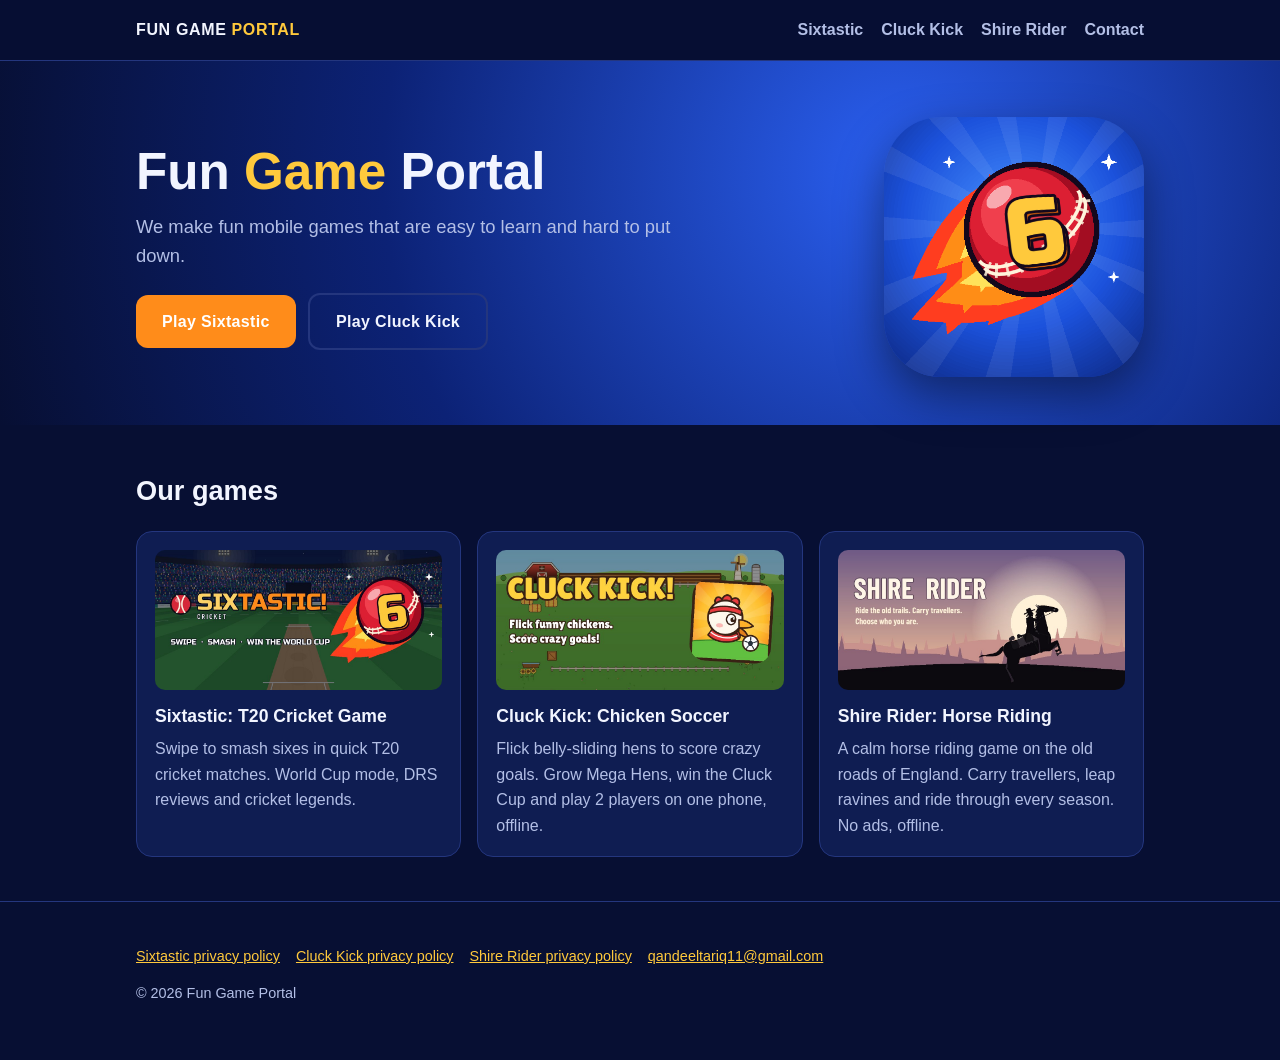
<file: index.html>
<!DOCTYPE html>
<html lang="en">
<head>
<meta charset="utf-8">
<meta name="viewport" content="width=device-width, initial-scale=1">
<title>Fun Game Portal – Free Mobile Games for Android</title>
<meta name="description" content="Fun Game Portal makes fun mobile games for Android, including Sixtastic: T20 Cricket Game, Cluck Kick: Chicken Soccer and Shire Rider: Horse Riding.">
<link rel="canonical" href="https://qandeel90.github.io/">
<link rel="icon" href="assets/sixtastic-icon.png">
<meta property="og:type" content="website">
<meta property="og:title" content="Fun Game Portal">
<meta property="og:description" content="Free, fun mobile games for Android.">
<meta property="og:url" content="https://qandeel90.github.io/">
<meta property="og:image" content="https://qandeel90.github.io/assets/sixtastic-feature.jpg">
<link rel="stylesheet" href="assets/site.css">
<script type="application/ld+json">
{
  "@context": "https://schema.org",
  "@type": "Organization",
  "name": "Fun Game Portal",
  "url": "https://qandeel90.github.io/",
  "logo": "https://qandeel90.github.io/assets/sixtastic-icon.png",
  "email": "qandeeltariq11@gmail.com"
}
</script>
</head>
<body>
<header class="site">
  <div class="wrap">
    <a class="brand" href="./">FUN GAME <span>PORTAL</span></a>
    <nav><a href="sixtastic/">Sixtastic</a><a href="cluckkick/">Cluck Kick</a><a href="shirerider/">Shire Rider</a><a href="mailto:qandeeltariq11@gmail.com">Contact</a></nav>
  </div>
</header>

<main>
<div class="hero">
  <div class="wrap">
    <div>
      <h1>Fun <em>Game</em> Portal</h1>
      <p class="lead">We make fun mobile games that are easy to learn and hard to put down.</p>
      <a class="btn" href="sixtastic/">Play Sixtastic</a>
      <a class="btn ghost" href="cluckkick/">Play Cluck Kick</a>
    </div>
    <img class="icon" src="assets/sixtastic-icon.png" width="260" height="260" alt="Sixtastic cricket game icon">
  </div>
</div>

<section>
  <div class="wrap">
    <h2>Our games</h2>
    <div class="grid">
      <a class="card" href="sixtastic/" style="text-decoration:none;color:inherit">
        <img src="assets/sixtastic-feature.jpg" width="1024" height="500" loading="lazy" alt="Sixtastic: T20 Cricket Game banner" style="border-radius:10px;margin-bottom:12px">
        <h3>Sixtastic: T20 Cricket Game</h3>
        <p>Swipe to smash sixes in quick T20 cricket matches. World Cup mode, DRS reviews and cricket legends.</p>
      </a>
      <a class="card" href="cluckkick/" style="text-decoration:none;color:inherit">
        <img src="assets/cluckkick-feature.jpg" width="1024" height="500" loading="lazy" alt="Cluck Kick: Chicken Soccer banner" style="border-radius:10px;margin-bottom:12px">
        <h3>Cluck Kick: Chicken Soccer</h3>
        <p>Flick belly-sliding hens to score crazy goals. Grow Mega Hens, win the Cluck Cup and play 2 players on one phone, offline.</p>
      </a>
      <a class="card" href="shirerider/" style="text-decoration:none;color:inherit">
        <img src="assets/shirerider-feature.jpg" width="1024" height="500" loading="lazy" alt="Shire Rider: Horse Riding banner" style="border-radius:10px;margin-bottom:12px">
        <h3>Shire Rider: Horse Riding</h3>
        <p>A calm horse riding game on the old roads of England. Carry travellers, leap ravines and ride through every season. No ads, offline.</p>
      </a>
    </div>
  </div>
</section>
</main>

<footer class="site">
  <div class="wrap">
    <p><a href="sixtastic/privacy-policy.html">Sixtastic privacy policy</a><a href="cluckkick/privacy-policy.html">Cluck Kick privacy policy</a><a href="shirerider/privacy-policy.html">Shire Rider privacy policy</a><a href="mailto:qandeeltariq11@gmail.com">qandeeltariq11@gmail.com</a></p>
    <p>© 2026 Fun Game Portal</p>
  </div>
</footer>
</body>
</html>
</file>
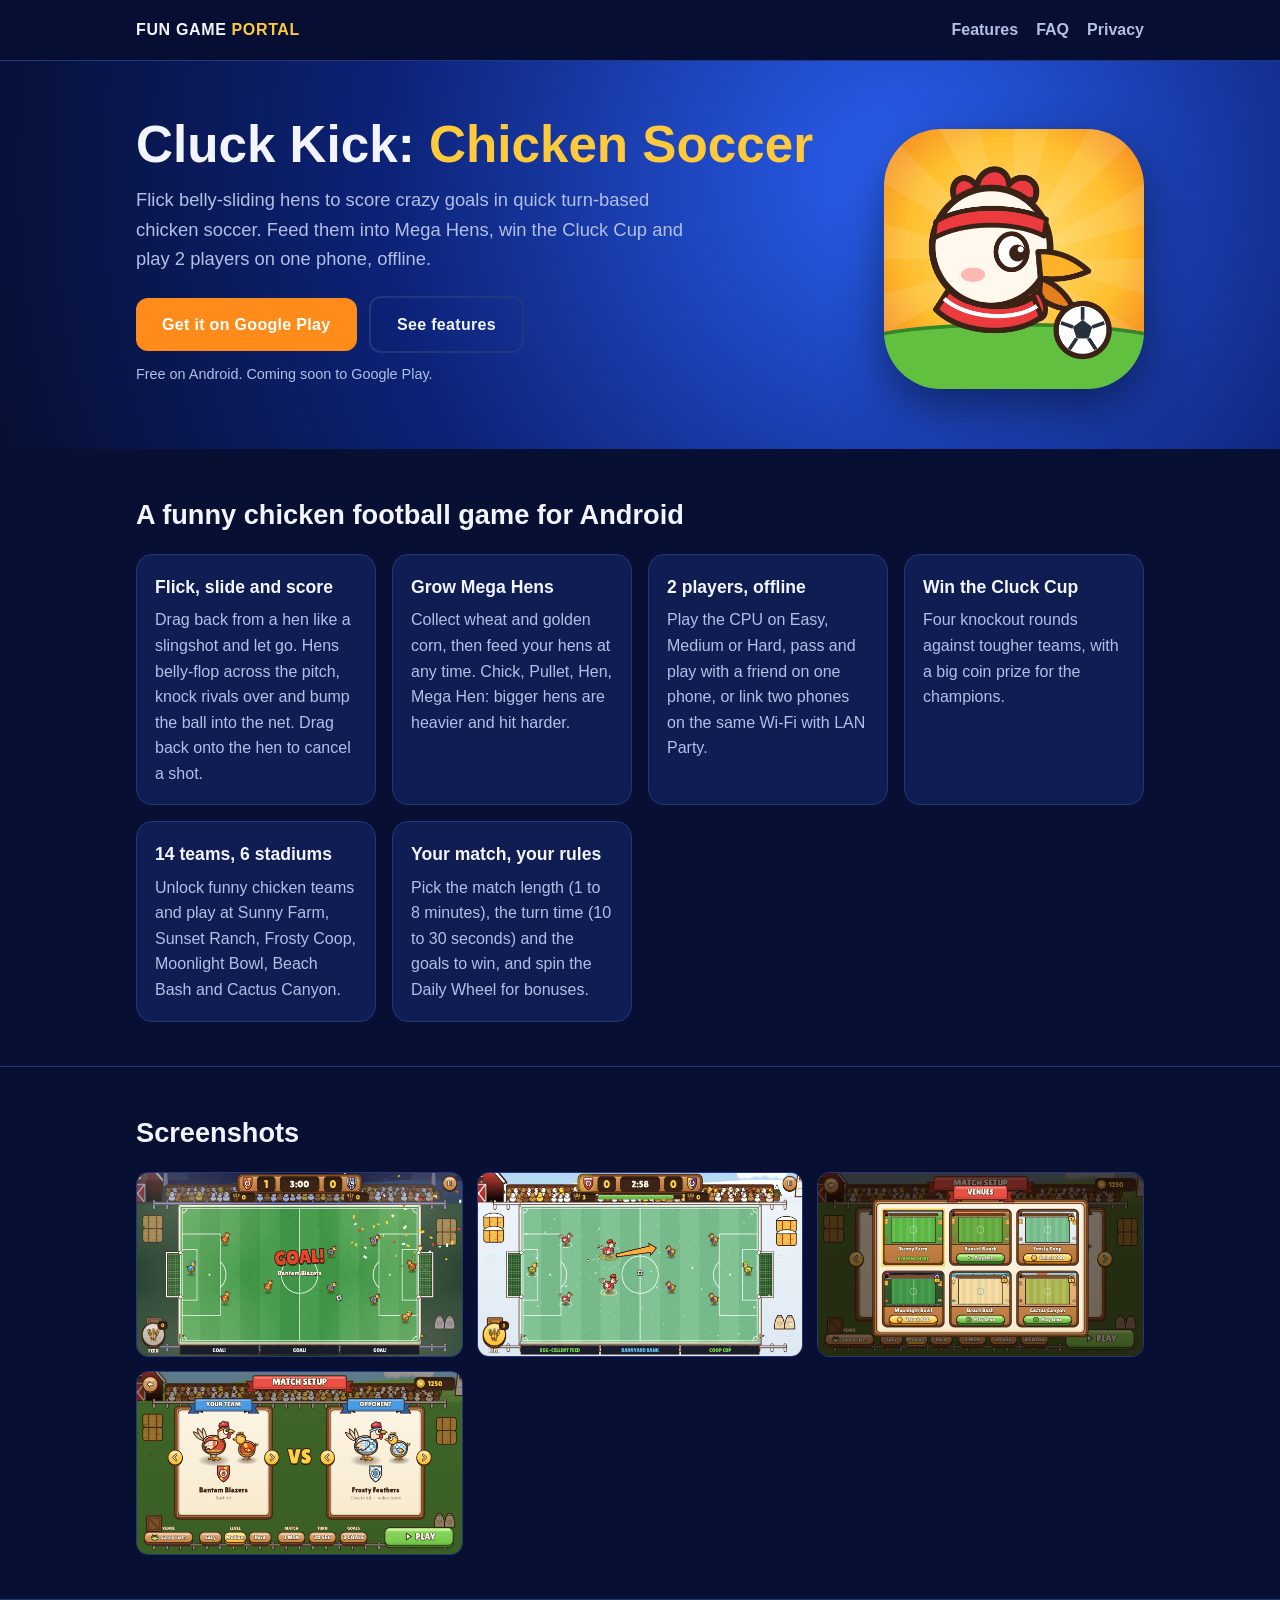
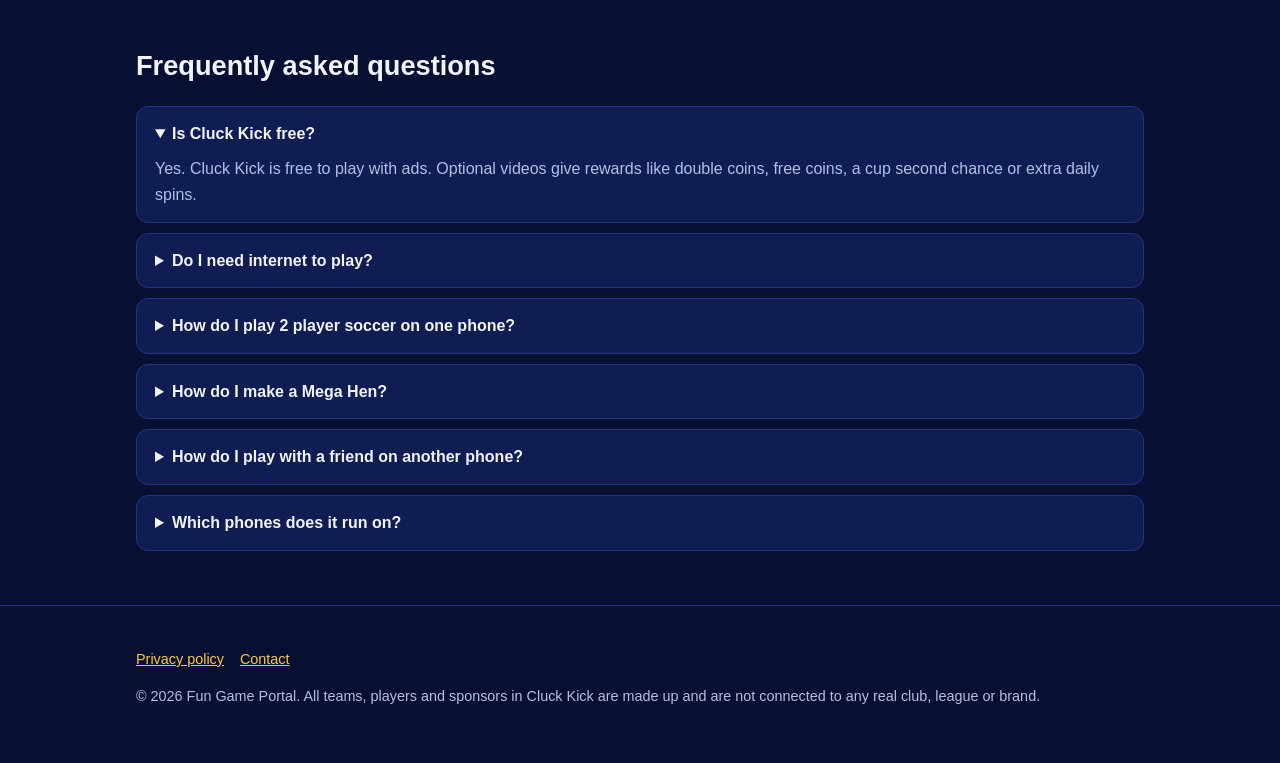
<file: cluckkick/index.html>
<!DOCTYPE html>
<html lang="en">
<head>
<meta charset="utf-8">
<meta name="viewport" content="width=device-width, initial-scale=1">
<title>Cluck Kick: Chicken Soccer for Android | Fun Game Portal</title>
<meta name="description" content="Cluck Kick is a free, funny chicken soccer game for Android. Flick belly-sliding hens to score crazy goals, feed them into Mega Hens and play 2 players on one phone, offline.">
<meta name="keywords" content="chicken soccer, chicken football game, funny soccer game, 2 player soccer game, flick soccer, offline football game, Cluck Kick">
<link rel="canonical" href="https://qandeel90.github.io/cluckkick/">
<link rel="icon" href="../assets/cluckkick-icon.png">
<meta property="og:type" content="website">
<meta property="og:title" content="Cluck Kick: Chicken Soccer">
<meta property="og:description" content="Flick belly-sliding chickens and score! Funny turn-based chicken soccer for 1 or 2 players, offline too.">
<meta property="og:url" content="https://qandeel90.github.io/cluckkick/">
<meta property="og:image" content="https://qandeel90.github.io/assets/cluckkick-feature.jpg">
<meta name="twitter:card" content="summary_large_image">
<meta name="twitter:title" content="Cluck Kick: Chicken Soccer">
<meta name="twitter:description" content="Flick belly-sliding chickens and score! Funny turn-based chicken soccer for 1 or 2 players, offline too.">
<meta name="twitter:image" content="https://qandeel90.github.io/assets/cluckkick-feature.jpg">
<link rel="stylesheet" href="../assets/site.css">
<script type="application/ld+json">
{
  "@context": "https://schema.org",
  "@type": "VideoGame",
  "name": "Cluck Kick: Chicken Soccer",
  "alternateName": ["Cluck Kick", "Cluck Kick: Chicken Football"],
  "url": "https://qandeel90.github.io/cluckkick/",
  "description": "Cluck Kick is a free, funny chicken soccer game for Android. Drag back and flick belly-sliding hens to score in quick turn-based matches against the CPU, a friend on the same phone, or over LAN on the same Wi-Fi. Feed hens with wheat to grow Mega Hens, win the Cluck Cup, spin the Daily Wheel and unlock 14 teams and 6 stadiums. Matches work offline.",
  "image": "https://qandeel90.github.io/assets/cluckkick-icon.png",
  "screenshot": [
    "https://qandeel90.github.io/assets/cluckkick-goal.jpg",
    "https://qandeel90.github.io/assets/cluckkick-mega.jpg",
    "https://qandeel90.github.io/assets/cluckkick-venues.jpg",
    "https://qandeel90.github.io/assets/cluckkick-teams.jpg"
  ],
  "genre": ["Sports", "Soccer", "Casual"],
  "gamePlatform": "Android",
  "operatingSystem": "Android",
  "applicationCategory": "GameApplication",
  "playMode": ["SinglePlayer", "MultiPlayer"],
  "numberOfPlayers": {"@type": "QuantitativeValue", "minValue": 1, "maxValue": 2},
  "inLanguage": "en",
  "offers": {"@type": "Offer", "price": "0", "priceCurrency": "USD"},
  "author": {"@type": "Organization", "name": "Fun Game Portal", "url": "https://qandeel90.github.io/"},
  "publisher": {"@type": "Organization", "name": "Fun Game Portal", "url": "https://qandeel90.github.io/"}
}
</script>
<script type="application/ld+json">
{
  "@context": "https://schema.org",
  "@type": "FAQPage",
  "mainEntity": [
    {"@type": "Question", "name": "Is Cluck Kick free?", "acceptedAnswer": {"@type": "Answer", "text": "Yes. Cluck Kick is free to play with ads. Optional videos give rewards like double coins, free coins, a cup second chance or extra daily spins."}},
    {"@type": "Question", "name": "Do I need internet to play Cluck Kick?", "acceptedAnswer": {"@type": "Answer", "text": "No. Matches against the CPU, the Cluck Cup, 2 player mode and LAN Party all work without internet. Ads and reward videos need a connection."}},
    {"@type": "Question", "name": "How do I play 2 player soccer on one phone?", "acceptedAnswer": {"@type": "Answer", "text": "Tap 2 PLAYERS, pick a team each and take turns flicking your hens."}},
    {"@type": "Question", "name": "How do I make a Mega Hen?", "acceptedAnswer": {"@type": "Answer", "text": "Touch wheat on the pitch with a hen, tap FEED and then tap a hen. Each feed grows it one stage: Chick, Pullet, Hen, Mega Hen."}},
    {"@type": "Question", "name": "How do I play with a friend on another phone?", "acceptedAnswer": {"@type": "Answer", "text": "Connect both phones to the same Wi-Fi. One player taps LAN PARTY and HOST, the other taps JOIN."}},
    {"@type": "Question", "name": "Which phones does Cluck Kick run on?", "acceptedAnswer": {"@type": "Answer", "text": "Android 7.0 and newer phones and tablets."}}
  ]
}
</script>
</head>
<body>
<header class="site">
  <div class="wrap">
    <a class="brand" href="../">FUN GAME <span>PORTAL</span></a>
    <nav><a href="#features">Features</a><a href="#faq">FAQ</a><a href="privacy-policy.html">Privacy</a></nav>
  </div>
</header>

<main>
<div class="hero">
  <div class="wrap">
    <div>
      <h1>Cluck Kick: <em>Chicken Soccer</em></h1>
      <p class="lead">Flick belly-sliding hens to score crazy goals in quick turn-based chicken soccer. Feed them into Mega Hens, win the Cluck Cup and play 2 players on one phone, offline.</p>
      <a class="btn" href="https://play.google.com/store/apps/details?id=com.fungameportal.cluckkick">Get it on Google Play</a>
      <a class="btn ghost" href="#features">See features</a>
      <p class="note">Free on Android. Coming soon to Google Play.</p>
    </div>
    <img class="icon" src="../assets/cluckkick-icon.png" width="260" height="260" alt="Cluck Kick icon: a cartoon hen in a red headband next to a soccer ball">
  </div>
</div>

<section id="features">
  <div class="wrap">
    <h2>A funny chicken football game for Android</h2>
    <div class="grid">
      <div class="card"><h3>Flick, slide and score</h3><p>Drag back from a hen like a slingshot and let go. Hens belly-flop across the pitch, knock rivals over and bump the ball into the net. Drag back onto the hen to cancel a shot.</p></div>
      <div class="card"><h3>Grow Mega Hens</h3><p>Collect wheat and golden corn, then feed your hens at any time. Chick, Pullet, Hen, Mega Hen: bigger hens are heavier and hit harder.</p></div>
      <div class="card"><h3>2 players, offline</h3><p>Play the CPU on Easy, Medium or Hard, pass and play with a friend on one phone, or link two phones on the same Wi-Fi with LAN Party.</p></div>
      <div class="card"><h3>Win the Cluck Cup</h3><p>Four knockout rounds against tougher teams, with a big coin prize for the champions.</p></div>
      <div class="card"><h3>14 teams, 6 stadiums</h3><p>Unlock funny chicken teams and play at Sunny Farm, Sunset Ranch, Frosty Coop, Moonlight Bowl, Beach Bash and Cactus Canyon.</p></div>
      <div class="card"><h3>Your match, your rules</h3><p>Pick the match length (1 to 8 minutes), the turn time (10 to 30 seconds) and the goals to win, and spin the Daily Wheel for bonuses.</p></div>
    </div>
  </div>
</section>

<section>
  <div class="wrap">
    <h2>Screenshots</h2>
    <div class="shots">
      <img src="../assets/cluckkick-goal.jpg" width="1280" height="720" loading="lazy" alt="Cluck Kick goal celebration with confetti at the floodlit Moonlight Bowl stadium">
      <img src="../assets/cluckkick-mega.jpg" width="1280" height="720" loading="lazy" alt="Mega Hens aiming a shot in the snowy Frosty Coop stadium">
      <img src="../assets/cluckkick-venues.jpg" width="1280" height="720" loading="lazy" alt="Cluck Kick venue picker with six chicken soccer stadiums">
      <img src="../assets/cluckkick-teams.jpg" width="1280" height="720" loading="lazy" alt="Match setup with Bantam Blazers against Frosty Feathers">
    </div>
  </div>
</section>

<section id="faq">
  <div class="wrap">
    <h2>Frequently asked questions</h2>
    <details open><summary>Is Cluck Kick free?</summary><p>Yes. Cluck Kick is free to play with ads. Optional videos give rewards like double coins, free coins, a cup second chance or extra daily spins.</p></details>
    <details><summary>Do I need internet to play?</summary><p>No. Matches against the CPU, the Cluck Cup, 2 player mode and LAN Party all work without internet. Ads and reward videos need a connection.</p></details>
    <details><summary>How do I play 2 player soccer on one phone?</summary><p>Tap 2 PLAYERS, pick a team each and take turns flicking your hens.</p></details>
    <details><summary>How do I make a Mega Hen?</summary><p>Touch wheat on the pitch with a hen, tap FEED and then tap a hen. Each feed grows it one stage until it becomes a Mega Hen.</p></details>
    <details><summary>How do I play with a friend on another phone?</summary><p>Connect both phones to the same Wi-Fi. One player taps LAN PARTY and HOST, the other taps JOIN.</p></details>
    <details><summary>Which phones does it run on?</summary><p>Android 7.0 and newer phones and tablets.</p></details>
  </div>
</section>
</main>

<footer class="site">
  <div class="wrap">
    <p><a href="privacy-policy.html">Privacy policy</a><a href="mailto:qandeeltariq11@gmail.com">Contact</a></p>
    <p>© 2026 Fun Game Portal. All teams, players and sponsors in Cluck Kick are made up and are not connected to any real club, league or brand.</p>
  </div>
</footer>
</body>
</html>
</file>
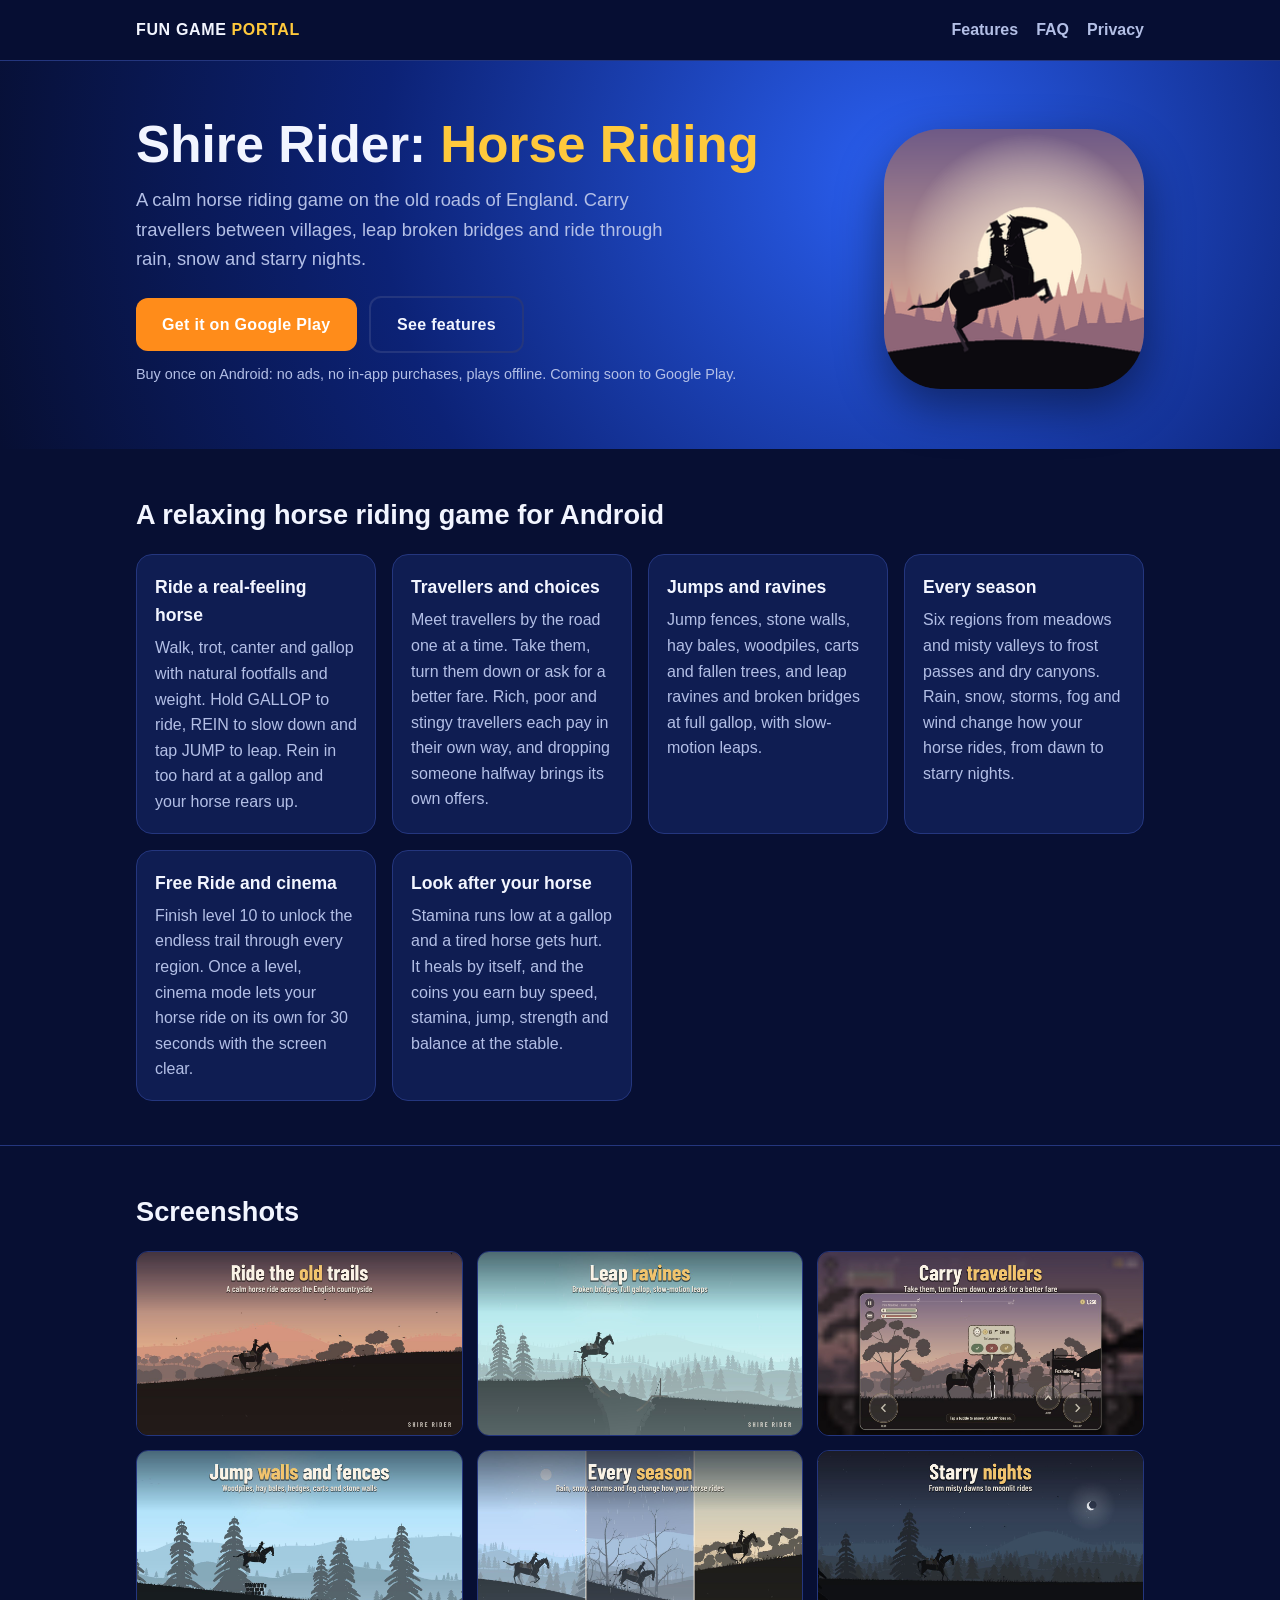
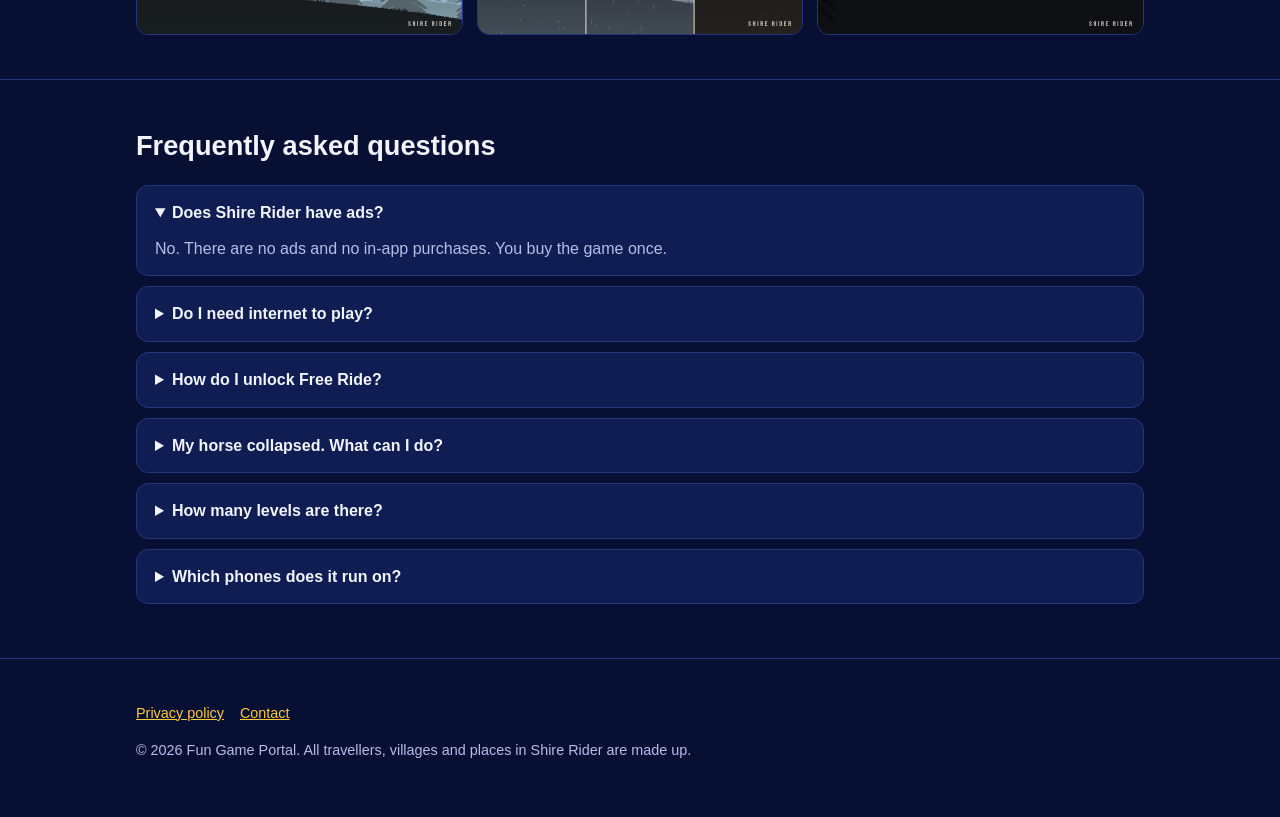
<file: shirerider/index.html>
<!DOCTYPE html>
<html lang="en">
<head>
<meta charset="utf-8">
<meta name="viewport" content="width=device-width, initial-scale=1">
<title>Shire Rider: Horse Riding for Android | Fun Game Portal</title>
<meta name="description" content="Shire Rider is a calm horse riding game for Android. Ride the old roads of England, carry travellers, leap ravines and ride through every season. No ads, no in-app purchases, plays offline.">
<meta name="keywords" content="horse riding game, horse game, ride a horse, horseback riding, offline horse game, no ads game, relaxing game, Shire Rider">
<link rel="canonical" href="https://qandeel90.github.io/shirerider/">
<link rel="icon" href="../assets/shirerider-icon.png">
<meta property="og:type" content="website">
<meta property="og:title" content="Shire Rider: Horse Riding">
<meta property="og:description" content="A calm horse riding game. Carry travellers, leap ravines, ride through rain, snow and starry nights. No ads, plays offline, buy once.">
<meta property="og:url" content="https://qandeel90.github.io/shirerider/">
<meta property="og:image" content="https://qandeel90.github.io/assets/shirerider-feature.jpg">
<meta name="twitter:card" content="summary_large_image">
<meta name="twitter:title" content="Shire Rider: Horse Riding">
<meta name="twitter:description" content="A calm horse riding game. Carry travellers, leap ravines, ride through rain, snow and starry nights. No ads, plays offline, buy once.">
<meta name="twitter:image" content="https://qandeel90.github.io/assets/shirerider-feature.jpg">
<link rel="stylesheet" href="../assets/site.css">
<script type="application/ld+json">
{
  "@context": "https://schema.org",
  "@type": "VideoGame",
  "name": "Shire Rider: Horse Riding",
  "alternateName": ["Shire Rider"],
  "url": "https://qandeel90.github.io/shirerider/",
  "description": "Shire Rider is a calm horse riding game for Android set on the old roads of England. Walk, trot, canter and gallop across misty hills, carry travellers between villages and choose whether to take them, turn them down or ask for a better fare. Jump fences, stone walls, hay bales and fallen trees, leap ravines and broken bridges, and ride through rain, snow, storms, fog and starry nights. 60 levels in six regions, Free Ride after level 10 and a cinema mode. No ads, no in-app purchases, plays fully offline.",
  "image": "https://qandeel90.github.io/assets/shirerider-icon.png",
  "screenshot": [
    "https://qandeel90.github.io/assets/shirerider-ride.jpg",
    "https://qandeel90.github.io/assets/shirerider-leap.jpg",
    "https://qandeel90.github.io/assets/shirerider-travellers.jpg",
    "https://qandeel90.github.io/assets/shirerider-jump.jpg",
    "https://qandeel90.github.io/assets/shirerider-seasons.jpg",
    "https://qandeel90.github.io/assets/shirerider-night.jpg"
  ],
  "genre": ["Adventure", "Casual", "Simulation"],
  "gamePlatform": "Android",
  "operatingSystem": "Android",
  "applicationCategory": "GameApplication",
  "playMode": "SinglePlayer",
  "inLanguage": "en",
  "author": {"@type": "Organization", "name": "Fun Game Portal", "url": "https://qandeel90.github.io/"},
  "publisher": {"@type": "Organization", "name": "Fun Game Portal", "url": "https://qandeel90.github.io/"}
}
</script>
<script type="application/ld+json">
{
  "@context": "https://schema.org",
  "@type": "FAQPage",
  "mainEntity": [
    {"@type": "Question", "name": "Does Shire Rider have ads?", "acceptedAnswer": {"@type": "Answer", "text": "No. There are no ads and no in-app purchases. You buy the game once."}},
    {"@type": "Question", "name": "Do I need internet to play Shire Rider?", "acceptedAnswer": {"@type": "Answer", "text": "No. The whole game plays offline."}},
    {"@type": "Question", "name": "How do I unlock Free Ride?", "acceptedAnswer": {"@type": "Answer", "text": "Finish level 10. Free Ride then opens from the main menu."}},
    {"@type": "Question", "name": "My horse collapsed. What can I do?", "acceptedAnswer": {"@type": "Answer", "text": "It heals 10% every minute by itself, or you can treat it at the stable with coins you earned."}},
    {"@type": "Question", "name": "How many levels are there?", "acceptedAnswer": {"@type": "Answer", "text": "Six regions of ten levels each, and the trail keeps going after that, with harder rides every time round."}},
    {"@type": "Question", "name": "Which phones does Shire Rider run on?", "acceptedAnswer": {"@type": "Answer", "text": "Android 7.0 and newer phones and tablets."}}
  ]
}
</script>
</head>
<body>
<header class="site">
  <div class="wrap">
    <a class="brand" href="../">FUN GAME <span>PORTAL</span></a>
    <nav><a href="#features">Features</a><a href="#faq">FAQ</a><a href="privacy-policy.html">Privacy</a></nav>
  </div>
</header>

<main>
<div class="hero">
  <div class="wrap">
    <div>
      <h1>Shire Rider: <em>Horse Riding</em></h1>
      <p class="lead">A calm horse riding game on the old roads of England. Carry travellers between villages, leap broken bridges and ride through rain, snow and starry nights.</p>
      <a class="btn" href="https://play.google.com/store/apps/details?id=com.fungameportal.shirerider">Get it on Google Play</a>
      <a class="btn ghost" href="#features">See features</a>
      <p class="note">Buy once on Android: no ads, no in-app purchases, plays offline. Coming soon to Google Play.</p>
    </div>
    <img class="icon" src="../assets/shirerider-icon.png" width="260" height="260" alt="Shire Rider icon: a horse and rider rearing on a hill at sunset">
  </div>
</div>

<section id="features">
  <div class="wrap">
    <h2>A relaxing horse riding game for Android</h2>
    <div class="grid">
      <div class="card"><h3>Ride a real-feeling horse</h3><p>Walk, trot, canter and gallop with natural footfalls and weight. Hold GALLOP to ride, REIN to slow down and tap JUMP to leap. Rein in too hard at a gallop and your horse rears up.</p></div>
      <div class="card"><h3>Travellers and choices</h3><p>Meet travellers by the road one at a time. Take them, turn them down or ask for a better fare. Rich, poor and stingy travellers each pay in their own way, and dropping someone halfway brings its own offers.</p></div>
      <div class="card"><h3>Jumps and ravines</h3><p>Jump fences, stone walls, hay bales, woodpiles, carts and fallen trees, and leap ravines and broken bridges at full gallop, with slow-motion leaps.</p></div>
      <div class="card"><h3>Every season</h3><p>Six regions from meadows and misty valleys to frost passes and dry canyons. Rain, snow, storms, fog and wind change how your horse rides, from dawn to starry nights.</p></div>
      <div class="card"><h3>Free Ride and cinema</h3><p>Finish level 10 to unlock the endless trail through every region. Once a level, cinema mode lets your horse ride on its own for 30 seconds with the screen clear.</p></div>
      <div class="card"><h3>Look after your horse</h3><p>Stamina runs low at a gallop and a tired horse gets hurt. It heals by itself, and the coins you earn buy speed, stamina, jump, strength and balance at the stable.</p></div>
    </div>
  </div>
</section>

<section>
  <div class="wrap">
    <h2>Screenshots</h2>
    <div class="shots">
      <img src="../assets/shirerider-ride.jpg" width="1280" height="720" loading="lazy" alt="A rider galloping a horse up a hill at sunset">
      <img src="../assets/shirerider-leap.jpg" width="1280" height="720" loading="lazy" alt="A horse leaping a ravine over a broken bridge in the rain">
      <img src="../assets/shirerider-travellers.jpg" width="1280" height="720" loading="lazy" alt="Travellers by an inn sign, one offering a fare to the rider">
      <img src="../assets/shirerider-jump.jpg" width="1280" height="720" loading="lazy" alt="A horse jumping a long stone wall among misty spruce trees">
      <img src="../assets/shirerider-seasons.jpg" width="1280" height="720" loading="lazy" alt="Snow, storm and autumn rides side by side">
      <img src="../assets/shirerider-night.jpg" width="1280" height="720" loading="lazy" alt="Riding under the stars and a crescent moon">
    </div>
  </div>
</section>

<section id="faq">
  <div class="wrap">
    <h2>Frequently asked questions</h2>
    <details open><summary>Does Shire Rider have ads?</summary><p>No. There are no ads and no in-app purchases. You buy the game once.</p></details>
    <details><summary>Do I need internet to play?</summary><p>No. The whole game plays offline.</p></details>
    <details><summary>How do I unlock Free Ride?</summary><p>Finish level 10. Free Ride then opens from the main menu.</p></details>
    <details><summary>My horse collapsed. What can I do?</summary><p>It heals 10% every minute by itself, or you can treat it at the stable with coins you earned.</p></details>
    <details><summary>How many levels are there?</summary><p>Six regions of ten levels each, and the trail keeps going after that, with harder rides every time round.</p></details>
    <details><summary>Which phones does it run on?</summary><p>Android 7.0 and newer phones and tablets.</p></details>
  </div>
</section>
</main>

<footer class="site">
  <div class="wrap">
    <p><a href="privacy-policy.html">Privacy policy</a><a href="mailto:qandeeltariq11@gmail.com">Contact</a></p>
    <p>© 2026 Fun Game Portal. All travellers, villages and places in Shire Rider are made up.</p>
  </div>
</footer>
</body>
</html>
</file>
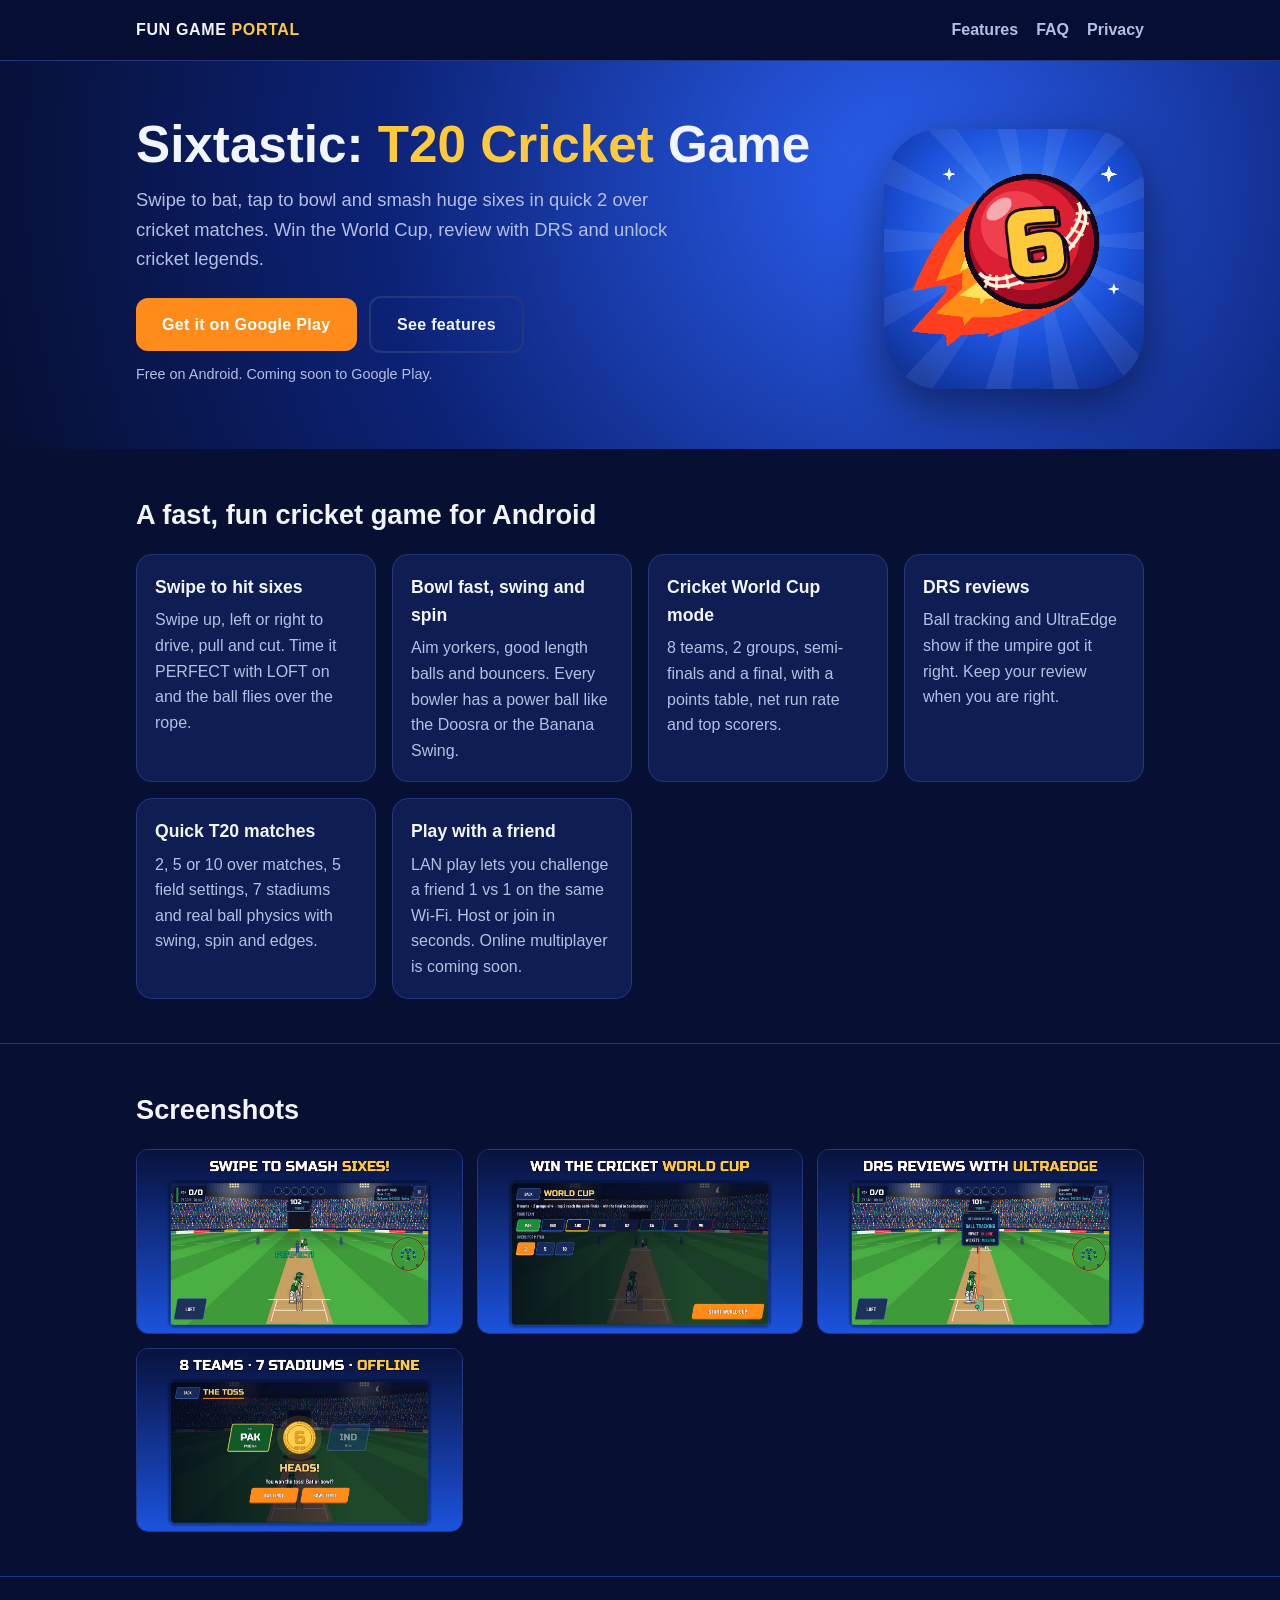
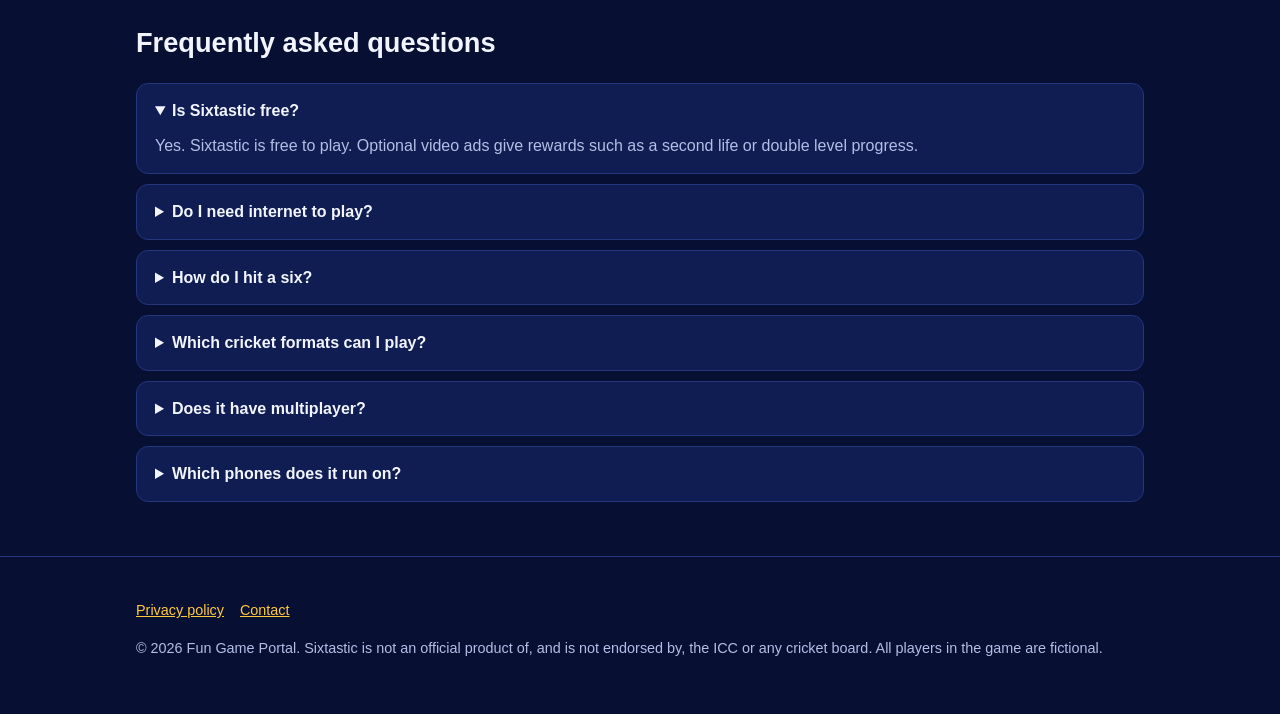
<file: sixtastic/index.html>
<!DOCTYPE html>
<html lang="en">
<head>
<meta charset="utf-8">
<meta name="viewport" content="width=device-width, initial-scale=1">
<title>Sixtastic: T20 Cricket Game for Android | Fun Game Portal</title>
<meta name="description" content="Sixtastic is a free T20 cricket game for Android. Swipe to bat, tap to bowl and smash sixes in quick 2 over matches. Win the World Cup, use DRS reviews and unlock cricket legends.">
<meta name="keywords" content="cricket game, T20 cricket game, cricket world cup game, swipe cricket, cricket sixes game, cricket legends, Sixtastic">
<link rel="canonical" href="https://qandeel90.github.io/sixtastic/">
<link rel="icon" href="../assets/sixtastic-icon.png">
<meta property="og:type" content="website">
<meta property="og:title" content="Sixtastic: T20 Cricket Game">
<meta property="og:description" content="Swipe to smash sixes! Quick T20 cricket matches, World Cup mode, DRS reviews and cricket legends.">
<meta property="og:url" content="https://qandeel90.github.io/sixtastic/">
<meta property="og:image" content="https://qandeel90.github.io/assets/sixtastic-feature.jpg">
<meta name="twitter:card" content="summary_large_image">
<meta name="twitter:title" content="Sixtastic: T20 Cricket Game">
<meta name="twitter:description" content="Swipe to smash sixes! Quick T20 cricket matches, World Cup mode, DRS reviews and cricket legends.">
<meta name="twitter:image" content="https://qandeel90.github.io/assets/sixtastic-feature.jpg">
<link rel="stylesheet" href="../assets/site.css">
<script type="application/ld+json">
{
  "@context": "https://schema.org",
  "@type": "VideoGame",
  "name": "Sixtastic: T20 Cricket Game",
  "alternateName": "Sixtastic",
  "url": "https://qandeel90.github.io/sixtastic/",
  "description": "Sixtastic is a free T20 cricket game for Android. Swipe to bat, tap to bowl and smash sixes in quick 2, 5 or 10 over matches. It includes a World Cup tournament mode, DRS reviews with ball tracking and UltraEdge, and 8 unlockable cricket legends. Play 1 vs 1 with a friend on the same Wi-Fi with LAN play; online multiplayer is coming soon.",
  "image": "https://qandeel90.github.io/assets/sixtastic-icon.png",
  "screenshot": [
    "https://qandeel90.github.io/assets/shot-batting.jpg",
    "https://qandeel90.github.io/assets/shot-world-cup.jpg",
    "https://qandeel90.github.io/assets/shot-drs.jpg"
  ],
  "genre": ["Sports", "Cricket", "Casual"],
  "gamePlatform": "Android",
  "operatingSystem": "Android",
  "applicationCategory": "GameApplication",
  "playMode": ["SinglePlayer", "MultiPlayer"],
  "numberOfPlayers": {"@type": "QuantitativeValue", "minValue": 1, "maxValue": 2},
  "inLanguage": "en",
  "offers": {"@type": "Offer", "price": "0", "priceCurrency": "USD"},
  "author": {"@type": "Organization", "name": "Fun Game Portal", "url": "https://qandeel90.github.io/"},
  "publisher": {"@type": "Organization", "name": "Fun Game Portal", "url": "https://qandeel90.github.io/"}
}
</script>
<script type="application/ld+json">
{
  "@context": "https://schema.org",
  "@type": "FAQPage",
  "mainEntity": [
    {"@type": "Question", "name": "Is Sixtastic free?", "acceptedAnswer": {"@type": "Answer", "text": "Yes. Sixtastic is free to play. Optional video ads give rewards such as a second life or double level progress."}},
    {"@type": "Question", "name": "Do I need internet to play Sixtastic?", "acceptedAnswer": {"@type": "Answer", "text": "Yes. Sixtastic needs an internet connection to play."}},
    {"@type": "Question", "name": "How do I hit a six in Sixtastic?", "acceptedAnswer": {"@type": "Answer", "text": "Turn on LOFT, then swipe at the exact moment the ball reaches your batter. PERFECT timing sends the ball over the boundary for six."}},
    {"@type": "Question", "name": "Which cricket formats can I play?", "acceptedAnswer": {"@type": "Answer", "text": "Quick T20 style matches of 2, 5 or 10 overs, and a World Cup tournament with groups, semi-finals and a final."}},
    {"@type": "Question", "name": "Does Sixtastic have multiplayer?", "acceptedAnswer": {"@type": "Answer", "text": "Yes. Play 1 vs 1 with a friend on the same Wi-Fi with LAN play. Online multiplayer is coming soon."}},
    {"@type": "Question", "name": "Which phones does Sixtastic run on?", "acceptedAnswer": {"@type": "Answer", "text": "Sixtastic runs on Android 7.0 and newer phones and tablets."}}
  ]
}
</script>
</head>
<body>
<header class="site">
  <div class="wrap">
    <a class="brand" href="../">FUN GAME <span>PORTAL</span></a>
    <nav><a href="#features">Features</a><a href="#faq">FAQ</a><a href="privacy-policy.html">Privacy</a></nav>
  </div>
</header>

<main>
<div class="hero">
  <div class="wrap">
    <div>
      <h1>Sixtastic: <em>T20 Cricket</em> Game</h1>
      <p class="lead">Swipe to bat, tap to bowl and smash huge sixes in quick 2 over cricket matches. Win the World Cup, review with DRS and unlock cricket legends.</p>
      <a class="btn" href="https://play.google.com/store/apps/details?id=com.sixtastic.cricket">Get it on Google Play</a>
      <a class="btn ghost" href="#features">See features</a>
      <p class="note">Free on Android. Coming soon to Google Play.</p>
    </div>
    <img class="icon" src="../assets/sixtastic-icon.png" width="260" height="260" alt="Sixtastic cricket game icon: a flaming red cricket ball with a gold number 6">
  </div>
</div>

<section id="features">
  <div class="wrap">
    <h2>A fast, fun cricket game for Android</h2>
    <div class="grid">
      <div class="card"><h3>Swipe to hit sixes</h3><p>Swipe up, left or right to drive, pull and cut. Time it PERFECT with LOFT on and the ball flies over the rope.</p></div>
      <div class="card"><h3>Bowl fast, swing and spin</h3><p>Aim yorkers, good length balls and bouncers. Every bowler has a power ball like the Doosra or the Banana Swing.</p></div>
      <div class="card"><h3>Cricket World Cup mode</h3><p>8 teams, 2 groups, semi-finals and a final, with a points table, net run rate and top scorers.</p></div>
      <div class="card"><h3>DRS reviews</h3><p>Ball tracking and UltraEdge show if the umpire got it right. Keep your review when you are right.</p></div>
      <div class="card"><h3>Quick T20 matches</h3><p>2, 5 or 10 over matches, 5 field settings, 7 stadiums and real ball physics with swing, spin and edges.</p></div>
      <div class="card"><h3>Play with a friend</h3><p>LAN play lets you challenge a friend 1 vs 1 on the same Wi-Fi. Host or join in seconds. Online multiplayer is coming soon.</p></div>
    </div>
  </div>
</section>

<section>
  <div class="wrap">
    <h2>Screenshots</h2>
    <div class="shots">
      <img src="../assets/shot-batting.jpg" width="1280" height="720" loading="lazy" alt="Sixtastic batting screen: swipe to smash sixes in a floodlit cricket stadium">
      <img src="../assets/shot-world-cup.jpg" width="1280" height="720" loading="lazy" alt="Sixtastic World Cup mode with points table and fixtures">
      <img src="../assets/shot-drs.jpg" width="1280" height="720" loading="lazy" alt="Sixtastic DRS review with ball tracking">
      <img src="../assets/shot-toss.jpg" width="1280" height="720" loading="lazy" alt="Sixtastic coin toss between Pakistan and India">
    </div>
  </div>
</section>

<section id="faq">
  <div class="wrap">
    <h2>Frequently asked questions</h2>
    <details open><summary>Is Sixtastic free?</summary><p>Yes. Sixtastic is free to play. Optional video ads give rewards such as a second life or double level progress.</p></details>
    <details><summary>Do I need internet to play?</summary><p>Yes. Sixtastic needs an internet connection to play.</p></details>
    <details><summary>How do I hit a six?</summary><p>Turn on LOFT, then swipe at the exact moment the ball reaches your batter. PERFECT timing sends the ball over the boundary.</p></details>
    <details><summary>Which cricket formats can I play?</summary><p>Quick T20 style matches of 2, 5 or 10 overs, and a World Cup tournament with groups, semi-finals and a final.</p></details>
    <details><summary>Does it have multiplayer?</summary><p>Yes. Play 1 vs 1 with a friend on the same Wi-Fi with LAN play. Online multiplayer is coming soon.</p></details>
    <details><summary>Which phones does it run on?</summary><p>Android 7.0 and newer phones and tablets.</p></details>
  </div>
</section>
</main>

<footer class="site">
  <div class="wrap">
    <p><a href="privacy-policy.html">Privacy policy</a><a href="mailto:qandeeltariq11@gmail.com">Contact</a></p>
    <p>© 2026 Fun Game Portal. Sixtastic is not an official product of, and is not endorsed by, the ICC or any cricket board. All players in the game are fictional.</p>
  </div>
</footer>
</body>
</html>
</file>
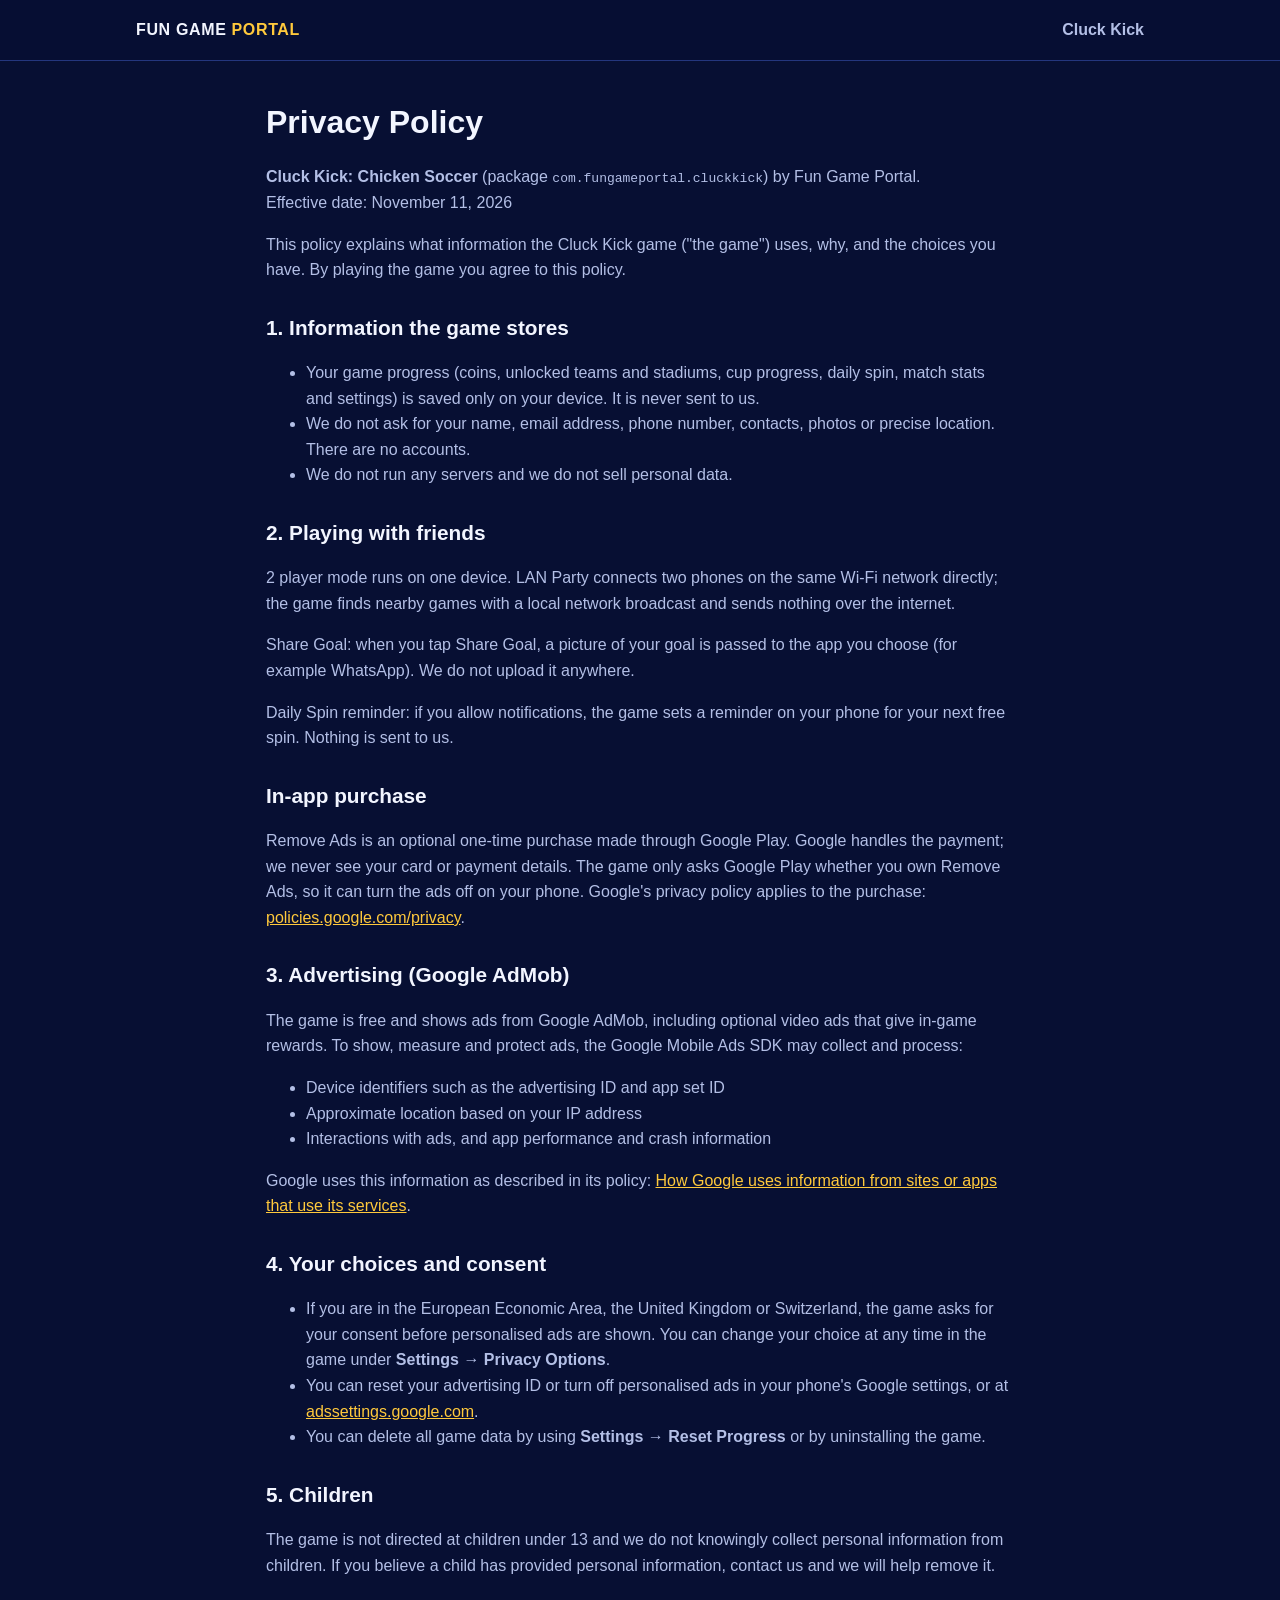
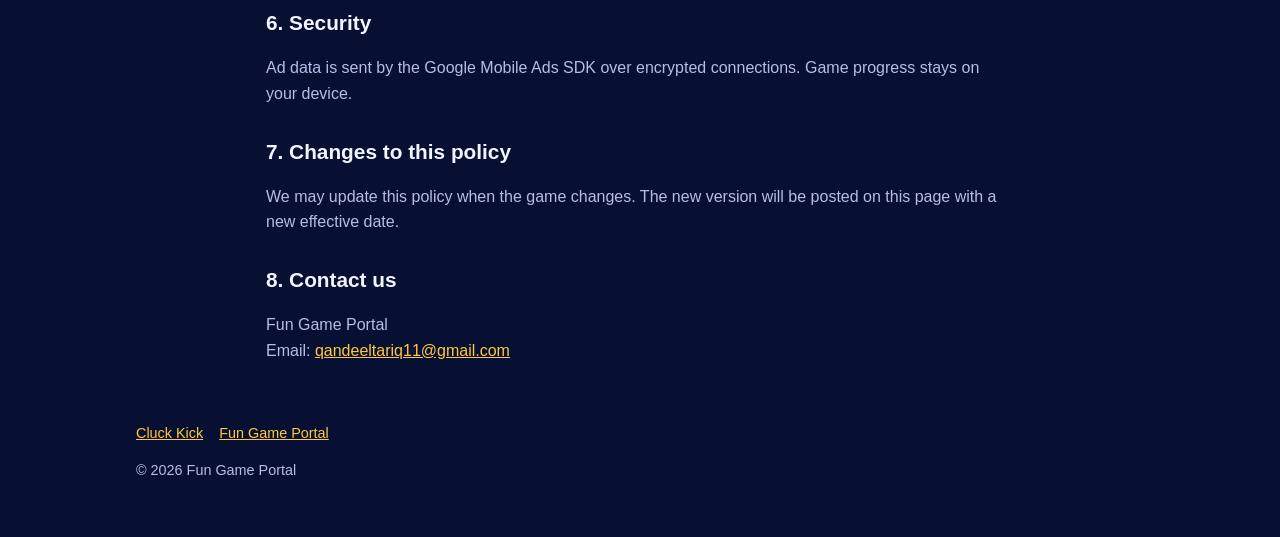
<file: cluckkick/privacy-policy.html>
<!DOCTYPE html>
<html lang="en">
<head>
<meta charset="utf-8">
<meta name="viewport" content="width=device-width, initial-scale=1">
<title>Privacy Policy – Cluck Kick: Chicken Soccer | Fun Game Portal</title>
<meta name="description" content="Privacy policy for Cluck Kick: Chicken Soccer by Fun Game Portal. What data the game stores, how Google AdMob ads use data, and how to contact us.">
<link rel="canonical" href="https://qandeel90.github.io/cluckkick/privacy-policy.html">
<link rel="icon" href="../assets/cluckkick-icon.png">
<link rel="stylesheet" href="../assets/site.css">
</head>
<body>
<header class="site">
  <div class="wrap">
    <a class="brand" href="../">FUN GAME <span>PORTAL</span></a>
    <nav><a href="./">Cluck Kick</a></nav>
  </div>
</header>

<main class="wrap doc">
  <h1>Privacy Policy</h1>
  <p><strong>Cluck Kick: Chicken Soccer</strong> (package <code>com.fungameportal.cluckkick</code>) by Fun Game Portal.<br>Effective date: November 11, 2026</p>

  <p>This policy explains what information the Cluck Kick game ("the game") uses, why, and the choices you have. By playing the game you agree to this policy.</p>

  <h2>1. Information the game stores</h2>
  <ul>
    <li>Your game progress (coins, unlocked teams and stadiums, cup progress, daily spin, match stats and settings) is saved only on your device. It is never sent to us.</li>
    <li>We do not ask for your name, email address, phone number, contacts, photos or precise location. There are no accounts.</li>
    <li>We do not run any servers and we do not sell personal data.</li>
  </ul>

  <h2>2. Playing with friends</h2>
  <p>2 player mode runs on one device. LAN Party connects two phones on the same Wi-Fi network directly; the game finds nearby games with a local network broadcast and sends nothing over the internet.</p>
  <p>Share Goal: when you tap Share Goal, a picture of your goal is passed to the app you choose (for example WhatsApp). We do not upload it anywhere.</p>
  <p>Daily Spin reminder: if you allow notifications, the game sets a reminder on your phone for your next free spin. Nothing is sent to us.</p>

  <h2>In-app purchase</h2>
  <p>Remove Ads is an optional one-time purchase made through Google Play. Google handles the payment; we never see your card or payment details. The game only asks Google Play whether you own Remove Ads, so it can turn the ads off on your phone. Google's privacy policy applies to the purchase: <a href="https://policies.google.com/privacy">policies.google.com/privacy</a>.</p>

  <h2>3. Advertising (Google AdMob)</h2>
  <p>The game is free and shows ads from Google AdMob, including optional video ads that give in-game rewards. To show, measure and protect ads, the Google Mobile Ads SDK may collect and process:</p>
  <ul>
    <li>Device identifiers such as the advertising ID and app set ID</li>
    <li>Approximate location based on your IP address</li>
    <li>Interactions with ads, and app performance and crash information</li>
  </ul>
  <p>Google uses this information as described in its policy: <a href="https://policies.google.com/technologies/partner-sites">How Google uses information from sites or apps that use its services</a>.</p>

  <h2>4. Your choices and consent</h2>
  <ul>
    <li>If you are in the European Economic Area, the United Kingdom or Switzerland, the game asks for your consent before personalised ads are shown. You can change your choice at any time in the game under <strong>Settings → Privacy Options</strong>.</li>
    <li>You can reset your advertising ID or turn off personalised ads in your phone's Google settings, or at <a href="https://adssettings.google.com">adssettings.google.com</a>.</li>
    <li>You can delete all game data by using <strong>Settings → Reset Progress</strong> or by uninstalling the game.</li>
  </ul>

  <h2>5. Children</h2>
  <p>The game is not directed at children under 13 and we do not knowingly collect personal information from children. If you believe a child has provided personal information, contact us and we will help remove it.</p>

  <h2>6. Security</h2>
  <p>Ad data is sent by the Google Mobile Ads SDK over encrypted connections. Game progress stays on your device.</p>

  <h2>7. Changes to this policy</h2>
  <p>We may update this policy when the game changes. The new version will be posted on this page with a new effective date.</p>

  <h2>8. Contact us</h2>
  <p>Fun Game Portal<br>Email: <a href="mailto:qandeeltariq11@gmail.com">qandeeltariq11@gmail.com</a></p>
</main>

<footer class="site">
  <div class="wrap">
    <p><a href="./">Cluck Kick</a><a href="../">Fun Game Portal</a></p>
    <p>© 2026 Fun Game Portal</p>
  </div>
</footer>
</body>
</html>
</file>
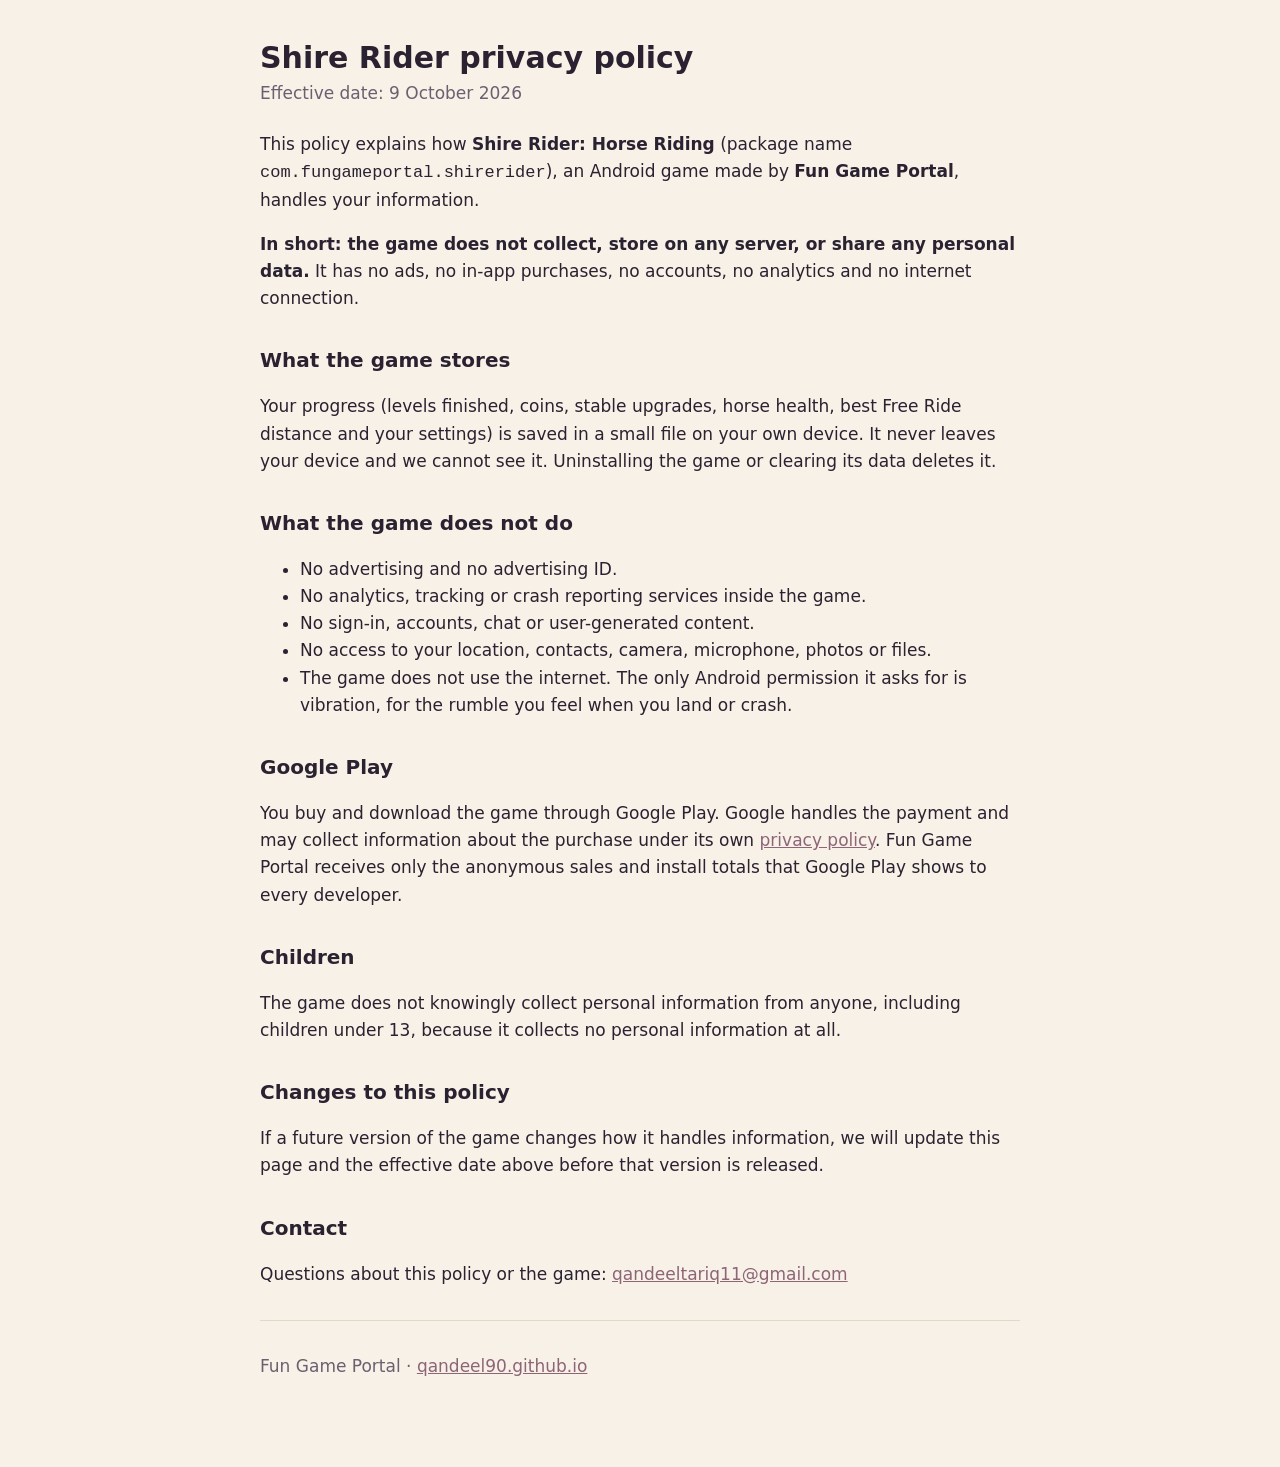
<file: shirerider/privacy-policy.html>
<!doctype html>
<html lang="en">
<head>
<meta charset="utf-8">
<meta name="viewport" content="width=device-width, initial-scale=1">
<title>Shire Rider Privacy Policy | Fun Game Portal</title>
<meta name="description" content="Privacy policy for Shire Rider: Horse Riding, an Android game by Fun Game Portal. No ads, no accounts, no data collected.">
<link rel="canonical" href="https://qandeel90.github.io/shirerider/privacy-policy.html">
<style>
  :root { --bg: #f7f1e8; --ink: #2a2230; --muted: #6b6070; --line: #e3d8c8; --accent: #8e6577; }
  @media (prefers-color-scheme: dark) {
    :root { --bg: #1c1820; --ink: #f1e9dc; --muted: #b3a7b5; --line: #3a3140; --accent: #e0b07a; }
  }
  body { margin: 0; background: var(--bg); color: var(--ink); font: 17px/1.6 system-ui, -apple-system, "Segoe UI", Roboto, sans-serif; }
  main { max-width: 760px; margin: 0 auto; padding: 40px 16px 64px; }
  h1 { font-size: 30px; line-height: 1.2; margin: 0 0 4px; }
  h2 { font-size: 20px; margin: 32px 0 8px; }
  p, li { color: var(--ink); }
  .meta { color: var(--muted); margin: 0 0 24px; }
  a { color: var(--accent); }
  hr { border: 0; border-top: 1px solid var(--line); margin: 32px 0; }
</style>
</head>
<body>
<main>
<h1>Shire Rider privacy policy</h1>
<p class="meta">Effective date: 9 October 2026</p>

<p>This policy explains how <strong>Shire Rider: Horse Riding</strong> (package name <code>com.fungameportal.shirerider</code>), an Android game made by <strong>Fun Game Portal</strong>, handles your information.</p>

<p><strong>In short: the game does not collect, store on any server, or share any personal data.</strong> It has no ads, no in-app purchases, no accounts, no analytics and no internet connection.</p>

<h2>What the game stores</h2>
<p>Your progress (levels finished, coins, stable upgrades, horse health, best Free Ride distance and your settings) is saved in a small file on your own device. It never leaves your device and we cannot see it. Uninstalling the game or clearing its data deletes it.</p>

<h2>What the game does not do</h2>
<ul>
  <li>No advertising and no advertising ID.</li>
  <li>No analytics, tracking or crash reporting services inside the game.</li>
  <li>No sign-in, accounts, chat or user-generated content.</li>
  <li>No access to your location, contacts, camera, microphone, photos or files.</li>
  <li>The game does not use the internet. The only Android permission it asks for is vibration, for the rumble you feel when you land or crash.</li>
</ul>

<h2>Google Play</h2>
<p>You buy and download the game through Google Play. Google handles the payment and may collect information about the purchase under its own <a href="https://policies.google.com/privacy">privacy policy</a>. Fun Game Portal receives only the anonymous sales and install totals that Google Play shows to every developer.</p>

<h2>Children</h2>
<p>The game does not knowingly collect personal information from anyone, including children under 13, because it collects no personal information at all.</p>

<h2>Changes to this policy</h2>
<p>If a future version of the game changes how it handles information, we will update this page and the effective date above before that version is released.</p>

<h2>Contact</h2>
<p>Questions about this policy or the game: <a href="mailto:qandeeltariq11@gmail.com">qandeeltariq11@gmail.com</a></p>

<hr>
<p class="meta">Fun Game Portal · <a href="https://qandeel90.github.io">qandeel90.github.io</a></p>
</main>
</body>
</html>
</file>
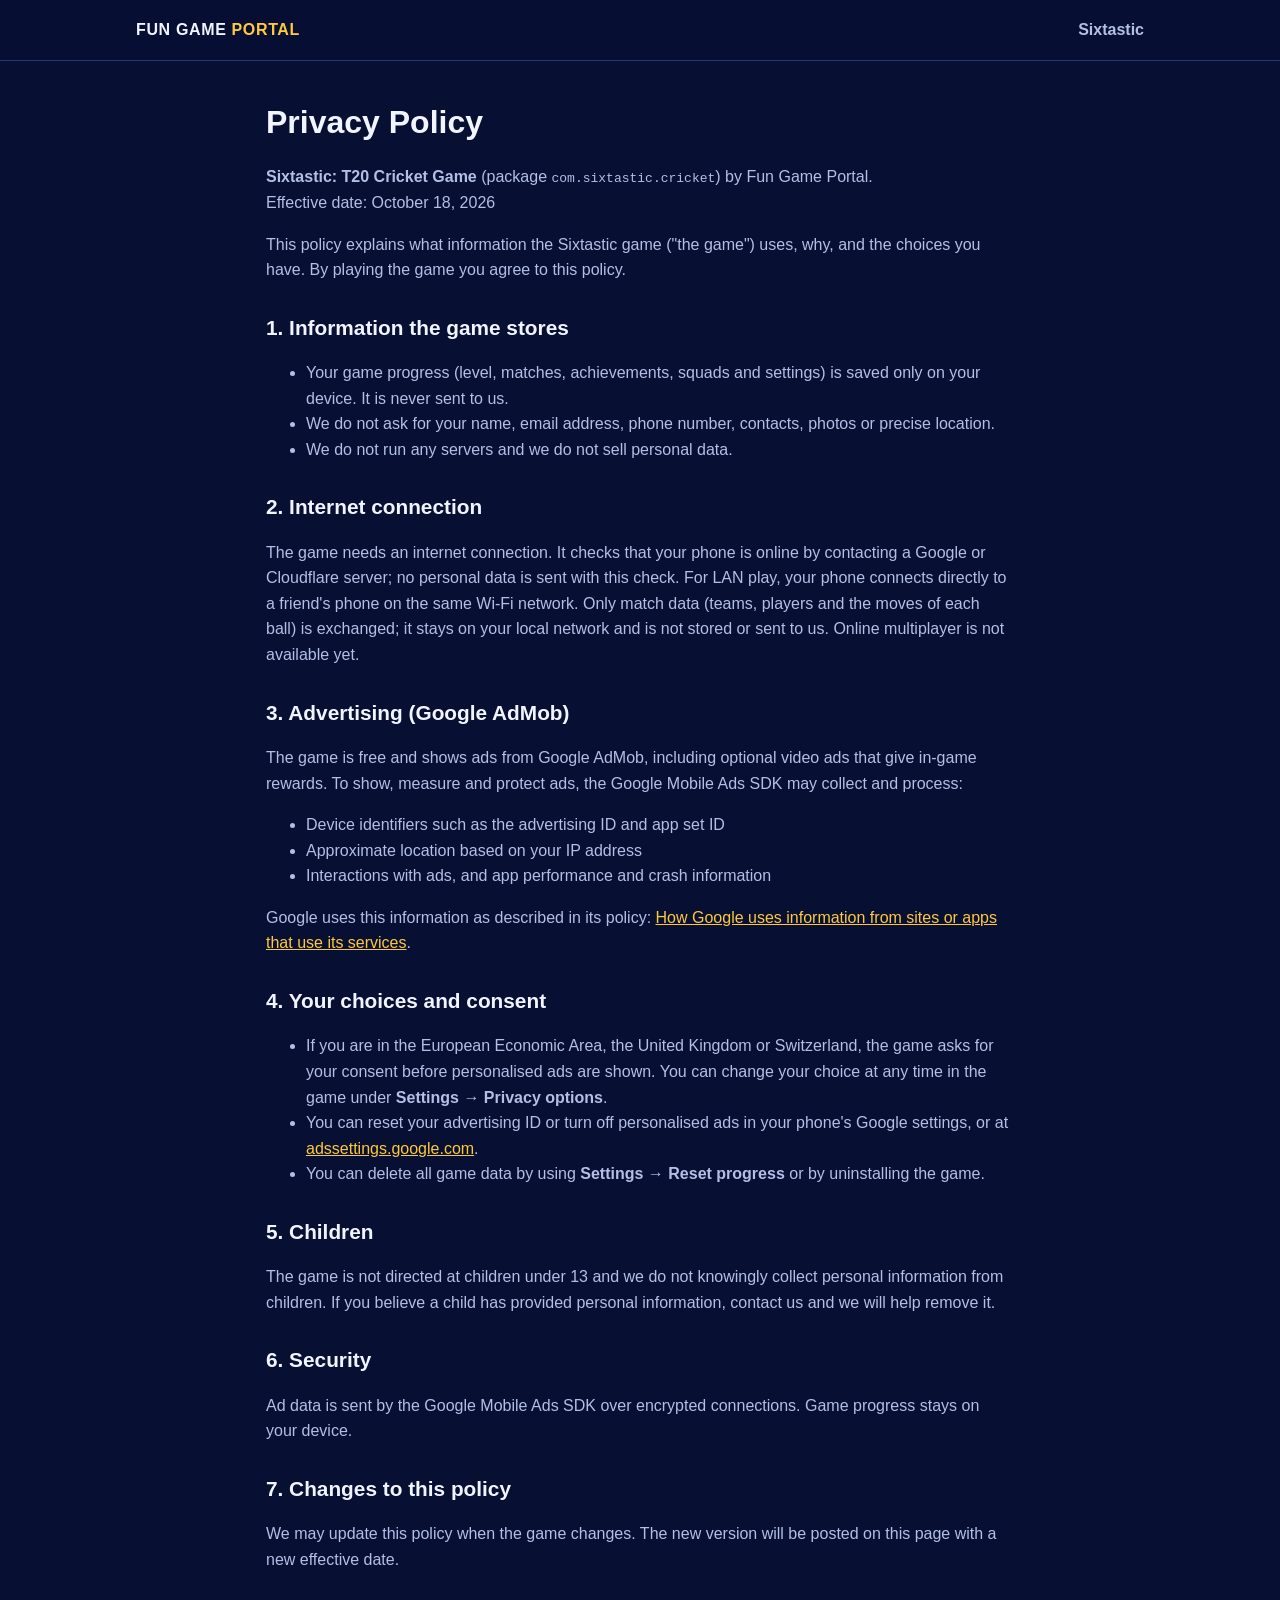
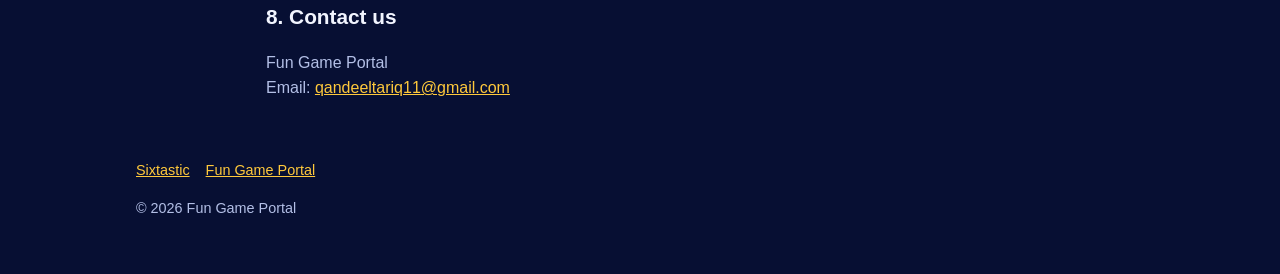
<file: sixtastic/privacy-policy.html>
<!DOCTYPE html>
<html lang="en">
<head>
<meta charset="utf-8">
<meta name="viewport" content="width=device-width, initial-scale=1">
<title>Privacy Policy – Sixtastic: T20 Cricket Game | Fun Game Portal</title>
<meta name="description" content="Privacy policy for Sixtastic: T20 Cricket Game by Fun Game Portal. What data the game stores, how Google AdMob ads use data, and how to contact us.">
<link rel="canonical" href="https://qandeel90.github.io/sixtastic/privacy-policy.html">
<link rel="icon" href="../assets/sixtastic-icon.png">
<link rel="stylesheet" href="../assets/site.css">
</head>
<body>
<header class="site">
  <div class="wrap">
    <a class="brand" href="../">FUN GAME <span>PORTAL</span></a>
    <nav><a href="./">Sixtastic</a></nav>
  </div>
</header>

<main class="wrap doc">
  <h1>Privacy Policy</h1>
  <p><strong>Sixtastic: T20 Cricket Game</strong> (package <code>com.sixtastic.cricket</code>) by Fun Game Portal.<br>Effective date: October 18, 2026</p>

  <p>This policy explains what information the Sixtastic game ("the game") uses, why, and the choices you have. By playing the game you agree to this policy.</p>

  <h2>1. Information the game stores</h2>
  <ul>
    <li>Your game progress (level, matches, achievements, squads and settings) is saved only on your device. It is never sent to us.</li>
    <li>We do not ask for your name, email address, phone number, contacts, photos or precise location.</li>
    <li>We do not run any servers and we do not sell personal data.</li>
  </ul>

  <h2>2. Internet connection</h2>
  <p>The game needs an internet connection. It checks that your phone is online by contacting a Google or Cloudflare server; no personal data is sent with this check. For LAN play, your phone connects directly to a friend's phone on the same Wi-Fi network. Only match data (teams, players and the moves of each ball) is exchanged; it stays on your local network and is not stored or sent to us. Online multiplayer is not available yet.</p>

  <h2>3. Advertising (Google AdMob)</h2>
  <p>The game is free and shows ads from Google AdMob, including optional video ads that give in-game rewards. To show, measure and protect ads, the Google Mobile Ads SDK may collect and process:</p>
  <ul>
    <li>Device identifiers such as the advertising ID and app set ID</li>
    <li>Approximate location based on your IP address</li>
    <li>Interactions with ads, and app performance and crash information</li>
  </ul>
  <p>Google uses this information as described in its policy: <a href="https://policies.google.com/technologies/partner-sites">How Google uses information from sites or apps that use its services</a>.</p>

  <h2>4. Your choices and consent</h2>
  <ul>
    <li>If you are in the European Economic Area, the United Kingdom or Switzerland, the game asks for your consent before personalised ads are shown. You can change your choice at any time in the game under <strong>Settings → Privacy options</strong>.</li>
    <li>You can reset your advertising ID or turn off personalised ads in your phone's Google settings, or at <a href="https://adssettings.google.com">adssettings.google.com</a>.</li>
    <li>You can delete all game data by using <strong>Settings → Reset progress</strong> or by uninstalling the game.</li>
  </ul>

  <h2>5. Children</h2>
  <p>The game is not directed at children under 13 and we do not knowingly collect personal information from children. If you believe a child has provided personal information, contact us and we will help remove it.</p>

  <h2>6. Security</h2>
  <p>Ad data is sent by the Google Mobile Ads SDK over encrypted connections. Game progress stays on your device.</p>

  <h2>7. Changes to this policy</h2>
  <p>We may update this policy when the game changes. The new version will be posted on this page with a new effective date.</p>

  <h2>8. Contact us</h2>
  <p>Fun Game Portal<br>Email: <a href="mailto:qandeeltariq11@gmail.com">qandeeltariq11@gmail.com</a></p>
</main>

<footer class="site">
  <div class="wrap">
    <p><a href="./">Sixtastic</a><a href="../">Fun Game Portal</a></p>
    <p>© 2026 Fun Game Portal</p>
  </div>
</footer>
</body>
</html>
</file>
<file: assets/site.css>
:root {
  --bg: #070f33;
  --panel: #0f1d52;
  --line: #24367e;
  --text: #f2f5ff;
  --muted: #b3bfe6;
  --gold: #ffc93c;
  --accent: #ff8c1a;
}
* { box-sizing: border-box; }
html { -webkit-text-size-adjust: 100%; }
body {
  margin: 0;
  font-family: "Segoe UI", Roboto, "Helvetica Neue", Arial, sans-serif;
  background: var(--bg);
  color: var(--text);
  line-height: 1.6;
}
a { color: var(--gold); }
img { max-width: 100%; height: auto; display: block; }
.wrap { max-width: 1040px; margin: 0 auto; padding: 0 16px; }
header.site {
  border-bottom: 1px solid var(--line);
  background: rgba(7, 15, 51, 0.92);
  position: sticky; top: 0; z-index: 5;
}
header.site .wrap { display: flex; align-items: center; justify-content: space-between; height: 60px; gap: 12px; }
.brand { font-weight: 800; letter-spacing: 0.04em; color: var(--text); text-decoration: none; }
.brand span { color: var(--gold); }
nav a { color: var(--muted); text-decoration: none; margin-left: 18px; font-weight: 600; }
nav a:hover { color: var(--text); }
.hero {
  background: radial-gradient(circle at 70% 30%, #2a5ff0 0%, #0c2276 55%, var(--bg) 100%);
  padding: 56px 0 48px;
}
.hero .wrap { display: grid; grid-template-columns: 1fr 260px; gap: 32px; align-items: center; }
.hero h1 { font-size: clamp(2rem, 5vw, 3.2rem); line-height: 1.1; margin: 0 0 12px; }
.hero h1 em { color: var(--gold); font-style: normal; }
.hero p.lead { font-size: 1.15rem; color: var(--muted); margin: 0 0 22px; max-width: 560px; }
.hero .icon { border-radius: 22%; box-shadow: 0 18px 48px rgba(0, 0, 0, 0.45); }
.btn {
  display: inline-block; background: var(--accent); color: #fff; text-decoration: none;
  font-weight: 800; padding: 14px 26px; border-radius: 12px; letter-spacing: 0.02em;
}
.btn.ghost { background: transparent; border: 2px solid var(--line); color: var(--text); margin-left: 8px; }
.note { color: var(--muted); font-size: 0.9rem; margin-top: 10px; }
section { padding: 44px 0; border-bottom: 1px solid var(--line); }
h2 { font-size: 1.7rem; margin: 0 0 18px; }
h3 { margin: 0 0 6px; font-size: 1.1rem; }
.grid { display: grid; grid-template-columns: repeat(auto-fit, minmax(240px, 1fr)); gap: 16px; }
.card { background: var(--panel); border: 1px solid var(--line); border-radius: 16px; padding: 18px; }
.card p { margin: 0; color: var(--muted); }
.shots { display: grid; grid-template-columns: repeat(auto-fit, minmax(300px, 1fr)); gap: 14px; }
.shots img { border-radius: 12px; border: 1px solid var(--line); }
details { background: var(--panel); border: 1px solid var(--line); border-radius: 12px; padding: 14px 18px; margin-bottom: 10px; }
summary { cursor: pointer; font-weight: 700; }
details p { color: var(--muted); margin: 10px 0 0; }
.doc { max-width: 780px; }
.doc h1 { font-size: 2rem; margin: 36px 0 6px; }
.doc h2 { font-size: 1.3rem; margin: 28px 0 8px; }
.doc p, .doc li { color: var(--muted); }
footer.site { padding: 28px 0 40px; color: var(--muted); font-size: 0.9rem; }
footer.site a { margin-right: 16px; }
@media (max-width: 720px) {
  .hero .wrap { grid-template-columns: 1fr; }
  .hero .icon { width: 140px; }
  nav a { margin-left: 12px; }
  .btn.ghost { margin: 10px 0 0; }
}
</file>
